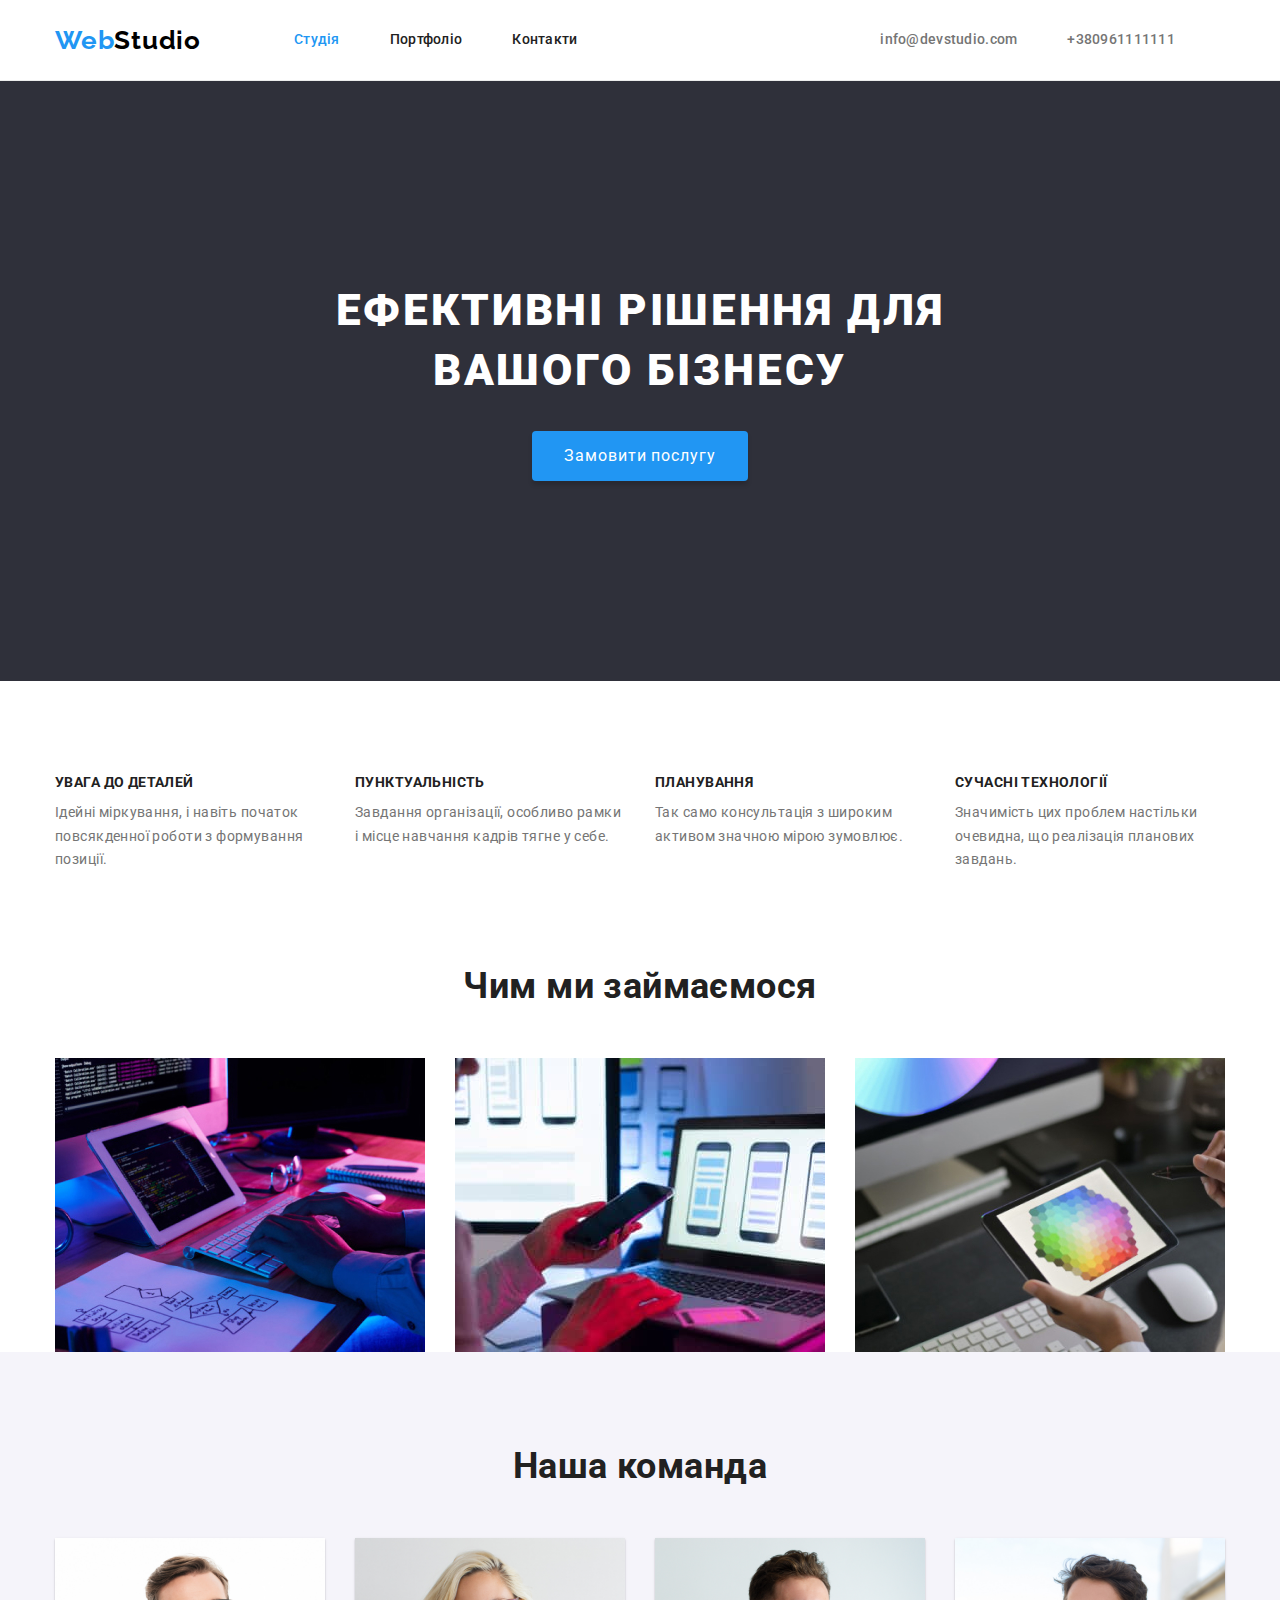
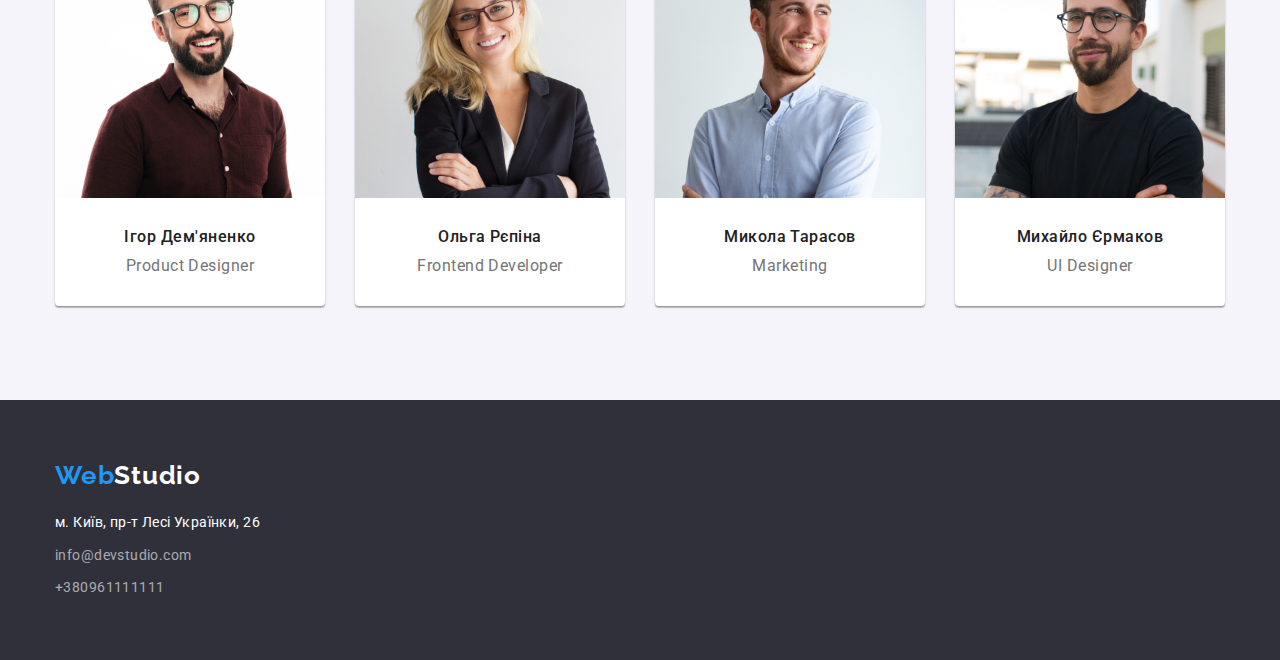
<file: index.html>
<!DOCTYPE html>
<html lang="uk">
<head>
    <meta charset="UTF-8">
    <meta http-equiv="X-UA-Compatible" content="IE=edge">
    <meta name="viewport" content="width=device-width, initial-scale=1.0">
    <title>Студия</title>

    <link rel="preconnect" href="https://fonts.googleapis.com">
    <link rel="preconnect" href="https://fonts.gstatic.com" crossorigin>
    <link href="https://fonts.googleapis.com/css2?family=Raleway:wght@700&display=swap" rel="stylesheet">

    <link rel="preconnect" href="https://fonts.googleapis.com">
    <link rel="preconnect" href="https://fonts.gstatic.com" crossorigin>
    <link href="https://fonts.googleapis.com/css2?family=Roboto:wght@400;500;700;900&display=swap" rel="stylesheet">
    
    
    <link rel="stylesheet" href="https://cdnjs.cloudflare.com/ajax/libs/modern-normalize/1.1.0/modern-normalize.css" />
    <link rel="stylesheet" href="./css/styles.css">
</head>

<body>
  
    <header class="header-sheets">
        <div class="conteiner">
            <div lass="content-one///"></div>
            <a href="./index.html" class="logo">Web<span class="logo-span">Studio</span></a>

            <nav class="navigation">  
                   <ul class="nav-link">
                        <li class="item"><a href="./index.html" class="link-head link current"> Студія</a></li>
                        <li class="item"><a href="./portfolio.html" class="link-head link"> Портфоліо</a></li>
                        <li class="item"><a href="" class="link-head link"> Контакти</a></li>
                    </ul>
            </nav>

            <ul class="contacts">
                <li class="item"><a class="link-head contact-mail" href="mailto:info@devstudio.com">info@devstudio.com</a></li>
                <li class="item"><a class="link-head contact-tel" href="tel:+38096111111">+380961111111</a></li>
            </ul>
        </div>
    </header>

  
    <main>
     
        <section class="hero">
            <div class="conteiner">
            <h1 class="hero-lozung">Ефективні рішення для вашого бізнесу</h1>
                <button type="button" class="hero-button cursor"> Замовити послугу</button>
            </div>
        </section>

      
        <section class="main-center section">
        <div class="conteiner">
            <h2 class="visually-hidden"> Hidden HEAD </h2>
            <!--Внимание к деталям-->

             <ul class="list-items">
            <li class="list-info">
                <h3 class="list-name"> Увага до деталей</h3>
                <p class="list-text">Ідейні міркування, і навіть початок повсякденної роботи з формування <br> позиції.</p>
            </li>
             
            <li class="list-info">
                <h3 class="list-name">Пунктуальність</h3>
                <p class="list-text">Завдання організації, особливо рамки і місце навчання кадрів тягне у себе.</p>
            </li>

            <li class="list-info">
                <h3 class="list-name">Планування</h3>
                <p class="list-text">Так само консультація з широким активом значною мірою зумовлює.</p>
            </li>

            <li class="list-info">
                <h3 class="list-name">Сучасні технології</h3>
                <p class="list-text">Значимість цих проблем настільки очевидна, що реалізація планових <br> завдань.</p>
            </li>
            </ul>
           
       </div>
      </section>

 <!-- чем мы занимаемся-->
    <section  class="main-center">
        <div class="conteiner">
           <h2 class="main-center-tittle">Чим ми займаємося</h2>
                <ul class="photo-list">
                    <li class="photo-items">
                        <img class="title-screen" src="./images/imgone.jpg" alt="Людина працюе за комп'ютером" width="370">
                    </li>

                    <li class="photo-items">
                        <img class="title-screen"  src="./images/imgtwo.jpg" alt="Систеине програмування" width="370">
                    </li>

                    <li class="photo-items">
                        <img class="title-screen"  src="./images/imgthree.jpg" alt="Палітра кольорів" width="370">
                    </li>
                </ul>
        </div>
    </section>

   <!--наша команда-->
    <section class="our-team section">
        <div class="conteiner">
            <h2 class="main-center-tittle"> Наша команда</h2>
            <ul class="box-list">
                <li class="title-box">
                    <img class="title-foto" src="./images/specialists/igor-1.jpg" alt="фото" width="270">
                    <div class="box-card">
                    <h3  class="person-name">Ігор Дем'яненко</h3>
                    <p class="position">Product Designer</p>
                    </div>
                </li>

                <li class="title-box">
                    <img class="title-foto" src="./images/specialists/olga-1.jpg" alt="фото" width="270">
                    <div class="box-card">
                    <h3 class="person-name">Ольга Рєпіна</h3>
                    <p class="position" lang="en">Frontend Developer</p>
                    </div>

                </li>

                <li class="title-box">
                    <img class="title-foto" src="./images/specialists/mikola-1.jpg" alt="фото" width="270">
                    <div class="box-card">
                    <h3 class="person-name">Микола Тарасов</h3>
                    <p class="position" lang="en">Marketing</p>
                    </div>

                </li>
                
                <li class="title-box">
                    <img class="title-foto" src="./images/specialists/ermakow-1.jpg" alt="фото" width="270">
                    <div class="box-card">
                    <h3 class="person-name">Михайло Єрмаков</h3>
                    <p class="position" lang="en">UI Designer</p>
                    </div>

                </li>


            </ul>
        </div>
        </section>
    </div>
  </main>

   <footer class="footer">
    <div class="conteiner">
        
       <div class="link-footer">
    <a href="./index.html" class="logo-futter">Web<span class="logo-span-two">Studio</span></a>
     </div>

       <address class="address">
        <ul class="list-links">
        <li class="link-items"><a class="street" href="https://goo.gl/maps/7tqckxxoWuSeSqZv7" target="_blank" rel="noreferrer noopener nofollow">м. Київ, пр-т Лесі Українки, 26</a></li>
        <li class="link-items"><a class="tagup" href="info@devstudio.com">info@devstudio.com</a></li>
        <li class="link-items"> <a class="tagup" href="+380631111111"> +380961111111</a></li>
        </ul>
       </address>
    
</div>
    </footer>
</body>
</html>
</file>
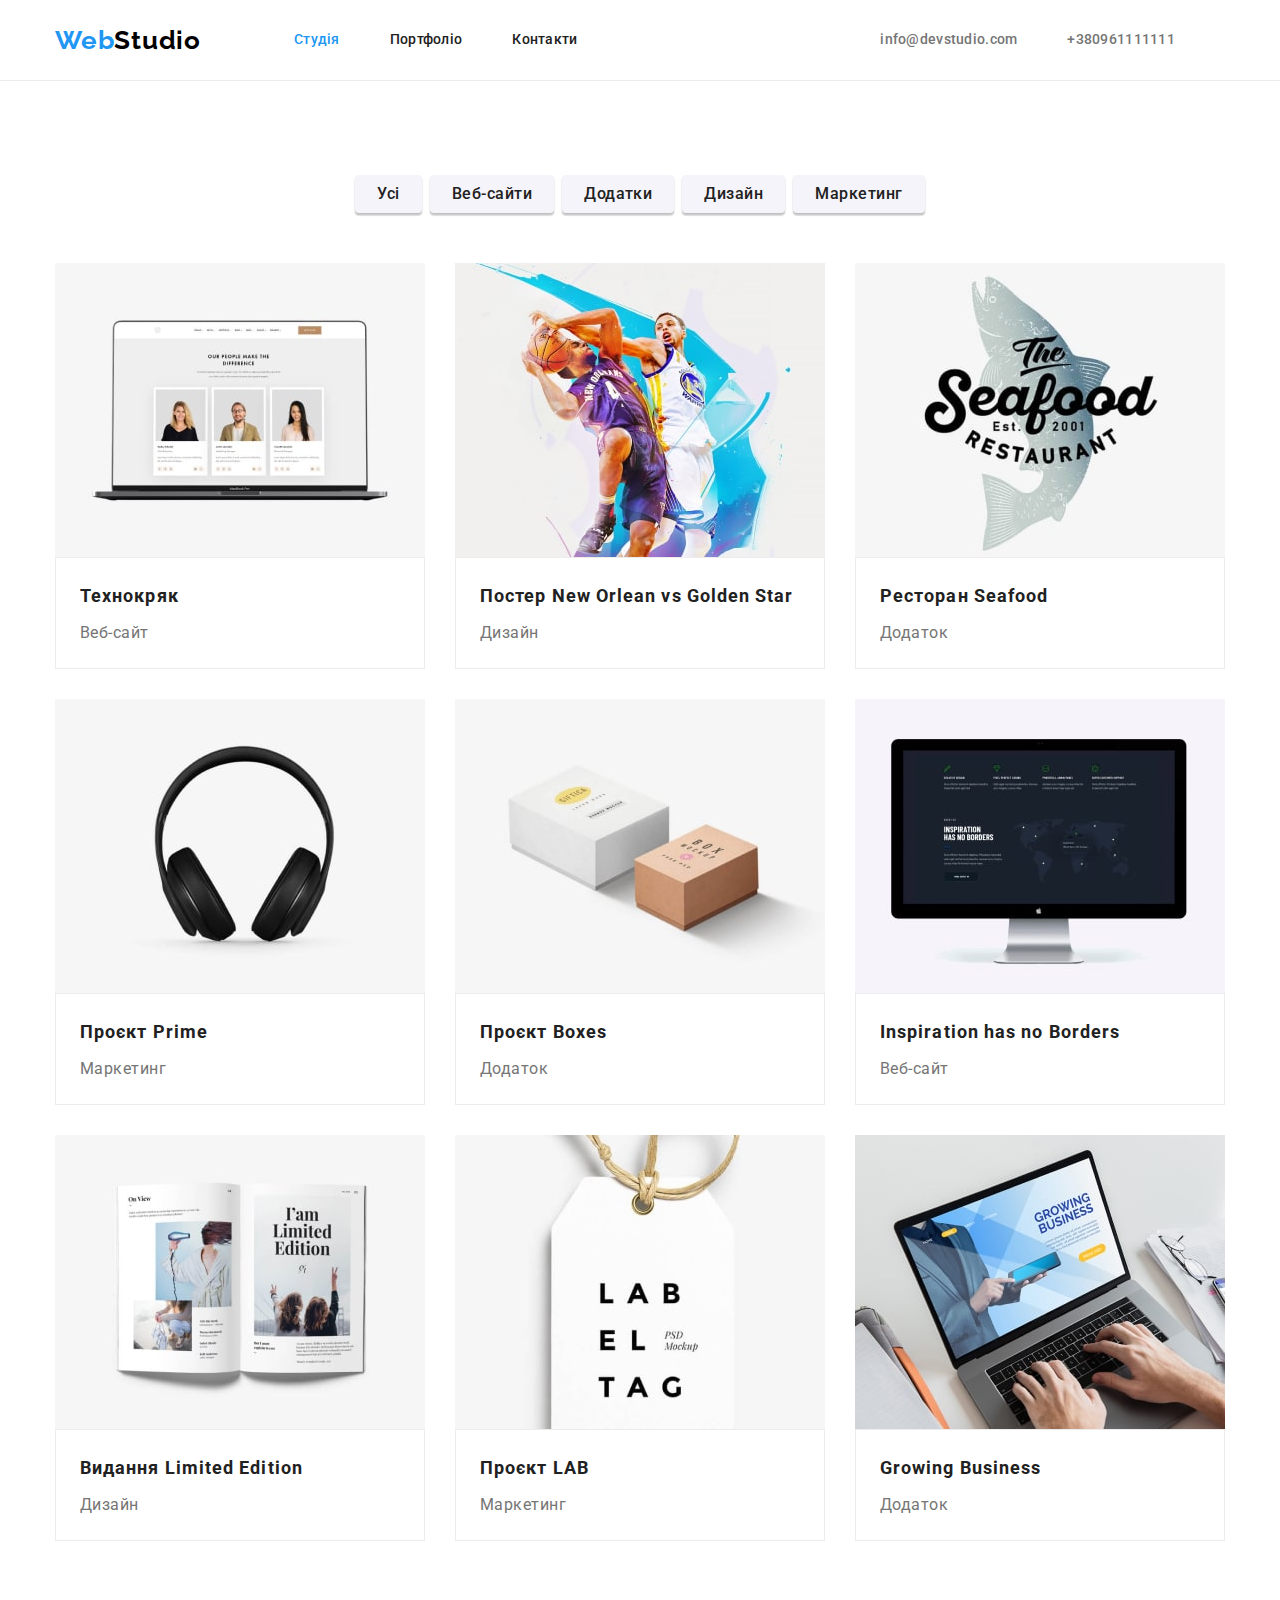
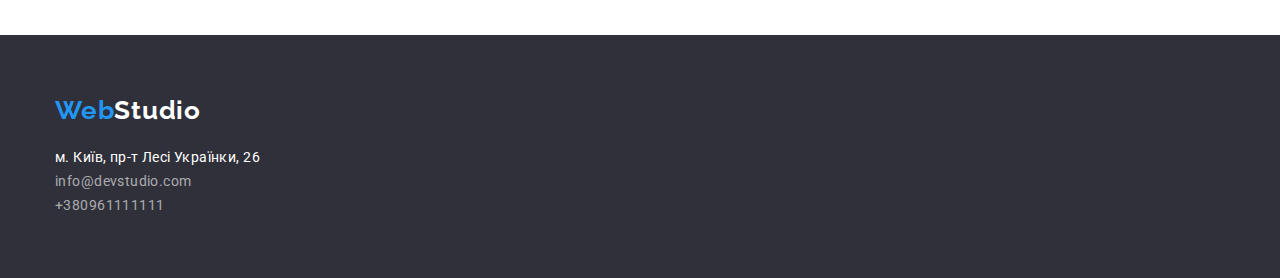
<file: portfolio.html>
<!DOCTYPE html>
<html lang="uk">
<head>
    <meta charset="UTF-8">
    <meta http-equiv="X-UA-Compatible" content="IE=edge">
    <meta name="viewport" content="width=device-width, initial-scale=1.0">
    <title>Студия</title>

    <link rel="preconnect" href="https://fonts.googleapis.com">
    <link rel="preconnect" href="https://fonts.gstatic.com" crossorigin>
    <link href="https://fonts.googleapis.com/css2?family=Raleway:wght@700&display=swap" rel="stylesheet">

    <link rel="preconnect" href="https://fonts.googleapis.com">
    <link rel="preconnect" href="https://fonts.gstatic.com" crossorigin>
    <link href="https://fonts.googleapis.com/css2?family=Roboto:wght@400;500;700;900&display=swap" rel="stylesheet">
        
    <link rel="stylesheet" href="https://cdnjs.cloudflare.com/ajax/libs/modern-normalize/1.1.0/modern-normalize.css" />
    <link rel="stylesheet" href="./css/styles.css">
</head>

<body>
    <header class="header-sheets">
        <div class="conteiner">
            <a href="./index.html" class="logo">Web<span class="logo-span">Studio</span></a>

            <nav class="navigation">  
                   <ul class="nav-link">
                        <li class="item"><a href="./index.html" class="link-head link current"> Студія</a></li>
                        <li class="item"><a href="./portfolio.html" class="link-head link"> Портфоліо</a></li>
                        <li class="item"><a href="" class="link-head link"> Контакти</a></li>
                    </ul>
            </nav>

            <ul class="contacts">
                <li class="item"><a class="link-head contact-mail" href="mailto:info@devstudio.com">info@devstudio.com</a></li>
                <li class="item"><a class="link-head contact-tel" href="tel:+38096111111">+380961111111</a></li>
            </ul>
        </div>
    </header>
    
<main>
   
    <section class="section">
        <div class="conteiner">
        <h1 class="visually-hidden">Buttons</h1>
      
           <ul class="buttons-list ">
            <li><button type="button" class="portfilio-btn color-text cursor">Усі</button></li>
            <li><button type="button" class="portfilio-btn color-text cursor">Веб-сайти</button></li>
            <li><button type="button" class="portfilio-btn color-text cursor">Додатки</button></li>
            <li><button type="button" class="portfilio-btn color-text cursor">Дизайн</button></li>
            <li><button type="button" class="portfilio-btn color-text cursor">Маркетинг</button></li>
           </ul>
     
        
        <!-- асортимент товаров-->
        <ul class="archives-list">
            <li class="list-kard">
        
                <img src="./imegess/img-1.jpg" alt="Ноутбук з фотографіями персоналу" width="370" height="294">
                    <div class="portfolio-items">
                <h3 class="caption-portfolio">Технокряк</h3>
                <p class="synopsis-portfolio">Веб-сайт</p>
            </div>
            </li>

            <li class="list-kard">
                    <img src="./imegess/img-2.jpg" alt="Баскетболісти на постері" width="370">
                        <div class="portfolio-items">
                    <h3 class="caption-portfolio">Постер New Orlean vs Golden Star</h3>
                    <p class="synopsis-portfolio">Дизайн</p>
                </div>
            </li>

            <li class="list-kard">
                <img src="./imegess/img-3.jpg" alt="Постер окуня" width="370">
                    <div class="portfolio-items">
                <h3 class="caption-portfolio">Ресторан Seafood</h3>
                <p class="synopsis-portfolio">Додаток</p>
            </div>
            
            </li>

            <li class="list-kard">
                <img src="./imegess/img-4.jpg" alt="Зоображення навушників" width="370">
                    <div class="portfolio-items">
                <h3 class="caption-portfolio">Проєкт Prime</h3>
                <p class="synopsis-portfolio">Маркетинг</p>
            </div>
            </li>

            <li class="list-kard">
               <img src="./imegess/img-5.jpg" alt="Зоображення коробок" width="370">
                <div class="portfolio-items">
                <h3 class="caption-portfolio">Проєкт Boxes</h3>
                <p class="synopsis-portfolio">Додаток</p>
            </div>
            </li>

            <li class="list-kard">
                <img src="./imegess/img-6.jpg" alt="Зоображення монітора з сайтом" width="370">
                    <div class="portfolio-items">
                <h3 class="caption-portfolio">Inspiration has no Borders</h3>
                <p class="synopsis-portfolio">Веб-сайт</p>
            </div>
            </li>

            <li class="list-kard">
                <img src="./imegess/img-7.jpg" alt="Зоображення книги" width="370">
                    <div class="portfolio-items">
                <h3 class="caption-portfolio">Видання Limited Edition</h3>
                <p class="synopsis-portfolio">Дизайн</p>
            </div>
            </li>

            <li class="list-kard">
                <img src="./imegess/img-8.jpg" alt="Зоображення бірки з лейблом" width="370">
                    <div class="portfolio-items">
                <h3 class="caption-portfolio">Проєкт LAB</h3>
                <p class="synopsis-portfolio">Маркетинг</p>
            </div>
            </li>

            <li class="list-kard">
                <img src="./imegess/img-9.jpg" alt="Зоображення праці за Ноутбуком" width="370">
                    <div class="portfolio-items">
                <h3 class="caption-portfolio">Growing Business</h3>
                <p class="synopsis-portfolio">Додаток</p>
            </div>
            </li>

        </ul>
    </div>
    </section>

</main>

<footer class="footer">
    <div class="conteiner">
        <div class="footer-conteiner">
       <div class="link-footer">
    <a href="./index.html" class="logo-futter">Web<span class="logo-span-two">Studio</span></a>
     </div>

       <address class="address">
        <ul class="list-links">
        <li class="link"><a class="street" href="https://goo.gl/maps/7tqckxxoWuSeSqZv7" target="_blank" rel="noreferrer noopener nofollow">м. Київ, пр-т Лесі Українки, 26</a></li>
        <li class="link"><a class="tagup" href="info@devstudio.com">info@devstudio.com</a></li>
        <li class="link"> <a class="tagup" href="+380631111111"> +380961111111</a></li>
        </ul>
       </address>
    </div>
</div>
    </footer>
</body>
</html>
</file>
<file: css/styles.css>
/* Основные цвета
#212121 текст загаловки
#757575 описание увага до деталей и тд.
+ под именами
#2F303A банер
#2196F3 основной синий на странице  */


/*основная секция*/
p,
h1,
h2,
h3,
h4,
h5,
h6 {
  margin: 0;
}
ul,
ol {
  margin: 0;
  padding-left: 0;
}
button {
  cursor: pointer;
}
address {
  font-style: normal;
}
img {
  display: block;
  max-width: 100%;
  height: auto;
} 
:root{
  --primery-text-color: #212121;
  --secodery-text-color:#757575;
  --white-color: #FFFFFF;
  --accent-color:#2196F3 ;
  --background-color: #FFFFFF;
  --background-color-footer:#2f303a;
  --color:#F5F4FA;
  /* портфолио*/
  --color-text-hiden-focus-portfolio:#FFFFFF;
  --buttons-color-portfolio:#F5F4FA;
  --buttons-color-portfolio-hiden-focus:#2196F3 ;
}
.section{
  padding-top: 94px;
  padding-bottom: 94px;
}
.visually-hidden {
  position: absolute;
  width: 1px;
  height: 1px;
  margin: -1px;
  border: 0;
  padding: 0;

  white-space: nowrap;
  clip-path: inset(100%);
  clip: rect(0 0 0 0);
  overflow: hidden;
}

body{
color: var(--primery-text-color);
font-family:'Roboto' , sans-serif;
background-color: var(--background-color);
font-size: 14px;
letter-spacing: 0.03em;
}
a {
  color: var(--primery-text-color);
  text-decoration: none;
}
ul {
    margin-left: 0px;
    margin-right: 0px;
    list-style: none;
}

.conteiner{
    padding-left: 15px;
    padding-right: 15px;
    margin: 0 auto;
    width: 1200px;
}

/*хедер секция*/
.link-head{
  padding: 32px 0;
  display: block;
}

.header-sheets{
  border-bottom: 1px solid #ECECEC;
}
.header-sheets .conteiner{
  display: flex;
  align-items: center;
}

.page-header {
  background-color:var(--white-color);
}
.logo {
 
  margin-right: 93px;

  font-family: 'Raleway';
  font-style: normal;
  text-decoration: none;
  font-weight: 700;
  font-size: 26px;
  line-height: 1.19;
  letter-spacing: 0.03em;
  color: var(--accent-color);
}
.logo-span {
  margin-left: auto;
  margin-right: auto;
  width: 1200px;
  color: #000;
}

.nav-link{
 
  display: block;
  display: flex;
 
font-weight: 500;
font-size: 14px;
line-height: 1.14;
letter-spacing: 0.02em;
}
.nav-link .item{
  display: block;

margin-right: 50px;
}

.nav-link:hover,
.nav-link:focus{
color: var(--accent-color);
}
.link:hover,
.link:focus{
  color: var(--accent-color);
}
.current{
  color: var(--accent-color);
}


.contacts{
 margin-left: auto;
 
 display: flex;
}
.contacts .item{
  margin-right: 50px;
}
.contact-mail,
.contact-tel {
 
  text-decoration: none;
  font-weight: 500;
  font-size: 14px;
  line-height: 1.14;
  letter-spacing: 0.02em;
  color: var(--secodery-text-color);
}
.contact-mail:hover,
.contact-mail:focus,
.contact-tel:hover,
.contact-tel:focus {

  font-weight: 500;
  font-size: 14px;
  line-height: 1.14;
  letter-spacing: 0.02em;
  color: var(--accent-color);
} 

/* галавная секция*/
.line{
  margin: 0 auto;
  width: 1600px;
height: 0px;
left: 0px;
top: 80px;

border: 1px solid #ECECEC;
}
.hero {
 
  text-align: center;
  background-color: #2f303a;
  padding: 200px 0;
}
.hero-button {
 
  min-width: 216px;
  height: 50px;

  font-family: 'Roboto';

  font-size: 16px;
  line-height: 1.87;
  letter-spacing: 0.06em;

  color: var(--white-color);
  background: var(--accent-color);
  box-shadow: 0px 4px 4px rgba(0, 0, 0, 0.15);
  border-radius: 4px;
  border: none;
  padding: 10px 32px;
}
.hero-button:hover,
.hero-button:focus{
  background: #188CE8;
box-shadow: 0px 4px 4px rgba(0, 0, 0, 0.15);
border-radius: 4px;
}

.hero-lozung {
width: 696px;
margin: 0 auto;
margin-bottom: 30px;
 
  
  font-weight: 900;
  font-size: 44px;
  line-height: 1.36;
  text-align: center;
  letter-spacing: 0.06em;
  text-transform: uppercase;
  
  color: var(--white-color);
}
/*-----Внимание к деталям*/

.list-items{
  display: flex;
}
.list-name{
  margin-bottom: 10px;
}
.list-info{
 
  flex-basis: calc(100% / 4);
  margin-right: 30px;
}
.list-items .list-name{
font-weight: 700;
font-size: 14px;
line-height: 1.14;
letter-spacing: 0.03em;
text-transform: uppercase;
color: var(--primery-text-color)
}
.list-items .list-text{
 
font-size: 14px;
line-height: 1.71;
letter-spacing: 0.03em;
color: var(--secodery-text-color)
}
.list-info:last-child{
  margin-right: 0px;
}


/* чем мы занимаемся*/

.main-center-tittle {
 margin-bottom: 50px;
  text-align: center;
font-weight: 700;
font-size: 36px;
line-height: 1.16 ;
color: var(--primery-text-color);
}
.photo-list{
  display: flex;
  gap: 30px;
}

.photo-items:last-child{
  padding-right: 0px;
}

/* наша команда*/
.our-team {
  background-color: var(--color);
}

.box-list{
 display: flex;
 gap: 30px;
}
.title-box{
 
box-shadow: 0px 1px 3px rgba(0, 0, 0, 0.12), 0px 1px 1px rgba(0, 0, 0, 0.14), 0px 2px 1px rgba(0, 0, 0, 0.2);
border-radius: 0px 0px 4px 4px;
  width: 270px;
  background-color: var(--background-color)
}

.box-card{
  padding: 30px 0;
}
.person-name{
  font-weight: 500;
  font-size: 16px;
  line-height: 1.18;
  text-align: center;
  letter-spacing: 0.03em;
  color: var(--primery-text-color);
}
.position{
  margin-top: 10px;
font-weight: 400;
font-size: 16px;
line-height: 1.18;
text-align: center;
letter-spacing: 0.03em;
color:var(--secodery-text-color)
}

/* подвал*/
.footer {
  background-color: var(--background-color-footer);
  padding: 60px 0;
}

.link-footer{
  margin-bottom: 20px;
}


.link-items{
  margin-bottom: 9px;
}
.link-items:last-child{
  margin-bottom: 0px;
}
.logo-futter{
  
  font-family: 'Raleway';
  font-weight: 700;
  font-size: 26px;
  line-height: 1.19;
  letter-spacing: 0.03em;
  color: #2196F3;
  text-decoration: none;
}
.logo-span-two {
  color:var(--white-color);
}
.street {
  color:var(--white-color);
  text-decoration:none;
  font-size: 14px;
  line-height: 1.71
}
.address {
  font-style: normal;
}

.tagup {
    text-decoration: none;
    font-family:"Roboto";
    font-size: 14px;
    line-height: 1.71;
    letter-spacing: 0.03em;
    color: rgba(255, 255, 255, 0.6);
    }
    .tagup:hover,
    .tagup:focus{
    color: var(--accent-color);
    }



/* --------------страница портфолио-----------------*/
            
.cursor{
  cursor: pointer;
}
.color-text:hover,
.color-text:focus{
  color: #FFFFFF
}
/* Кнопки*/

.butins-box{
  justify-content: centers;
  display: flex;
  margin-top: 94px;
  margin-bottom: 50px;
}
.buttons-list{
 display: flex;
 gap: 8px;
  justify-content: center;
  margin-bottom: 50px;
}
.buttons-list .portfilio-btn{

  padding-left: 22px;
  padding-right: 22px;
  padding-top: 6px;
  padding-bottom: 6px;
  background: var(--buttons-color-portfolio);
  font-family: 'Roboto';
  min-width: auto;
  
  
  text-align: center;
  border: 1px solid transparent;
 
  font-weight: 500;
  font-size: 16px;
  line-height: 1.63;
  box-shadow: 0px 3px 1px rgba(0, 0, 0, 0.1), 0px 1px 2px rgba(0, 0, 0, 0.08), 0px 2px 2px rgba(0, 0, 0, 0.12);
  border-radius: 4px;
  letter-spacing: 0.03em;

  color: var(--primery-text-color);
  border-radius: 4px;
  border: 0cm;
}
.buttons-list .portfilio-btn:hover,
.buttons-list .portfilio-btn:focus {
  background: var(--buttons-color-portfolio-hiden-focus);
  box-shadow: 0px 3px 1px rgba(0, 0, 0, 0.1), 0px 1px 2px rgba(0, 0, 0, 0.08),
    0px 2px 2px rgba(0, 0, 0, 0.12);
  border-radius: 4px;
  color: var(--color-text-hiden-focus-portfolio);
}
/*---------------асортимент товаров-------------*/
.archives-list{
  display: flex;
  flex-wrap: wrap;
gap: 30px;
}




/* заголовок и описание */
.caption-portfolio{
  text-decoration: none;
  font-family: 'Roboto';
  font-weight: 700;
  font-size: 18px;
  line-height: 2;
  padding-bottom: 4px;
  
  letter-spacing: 0.06em;
  color:var(--primery-text-color)
}
.synopsis-portfolio{
  font-family: 'Roboto';
  font-size: 16px;
  line-height: 1.87;

  letter-spacing: 0.03em;
  color: var(--secodery-text-color)
}

.portfolio-items{
 padding: 20px 24px;
 border: 1px solid #ECECEC;
}
</file>
